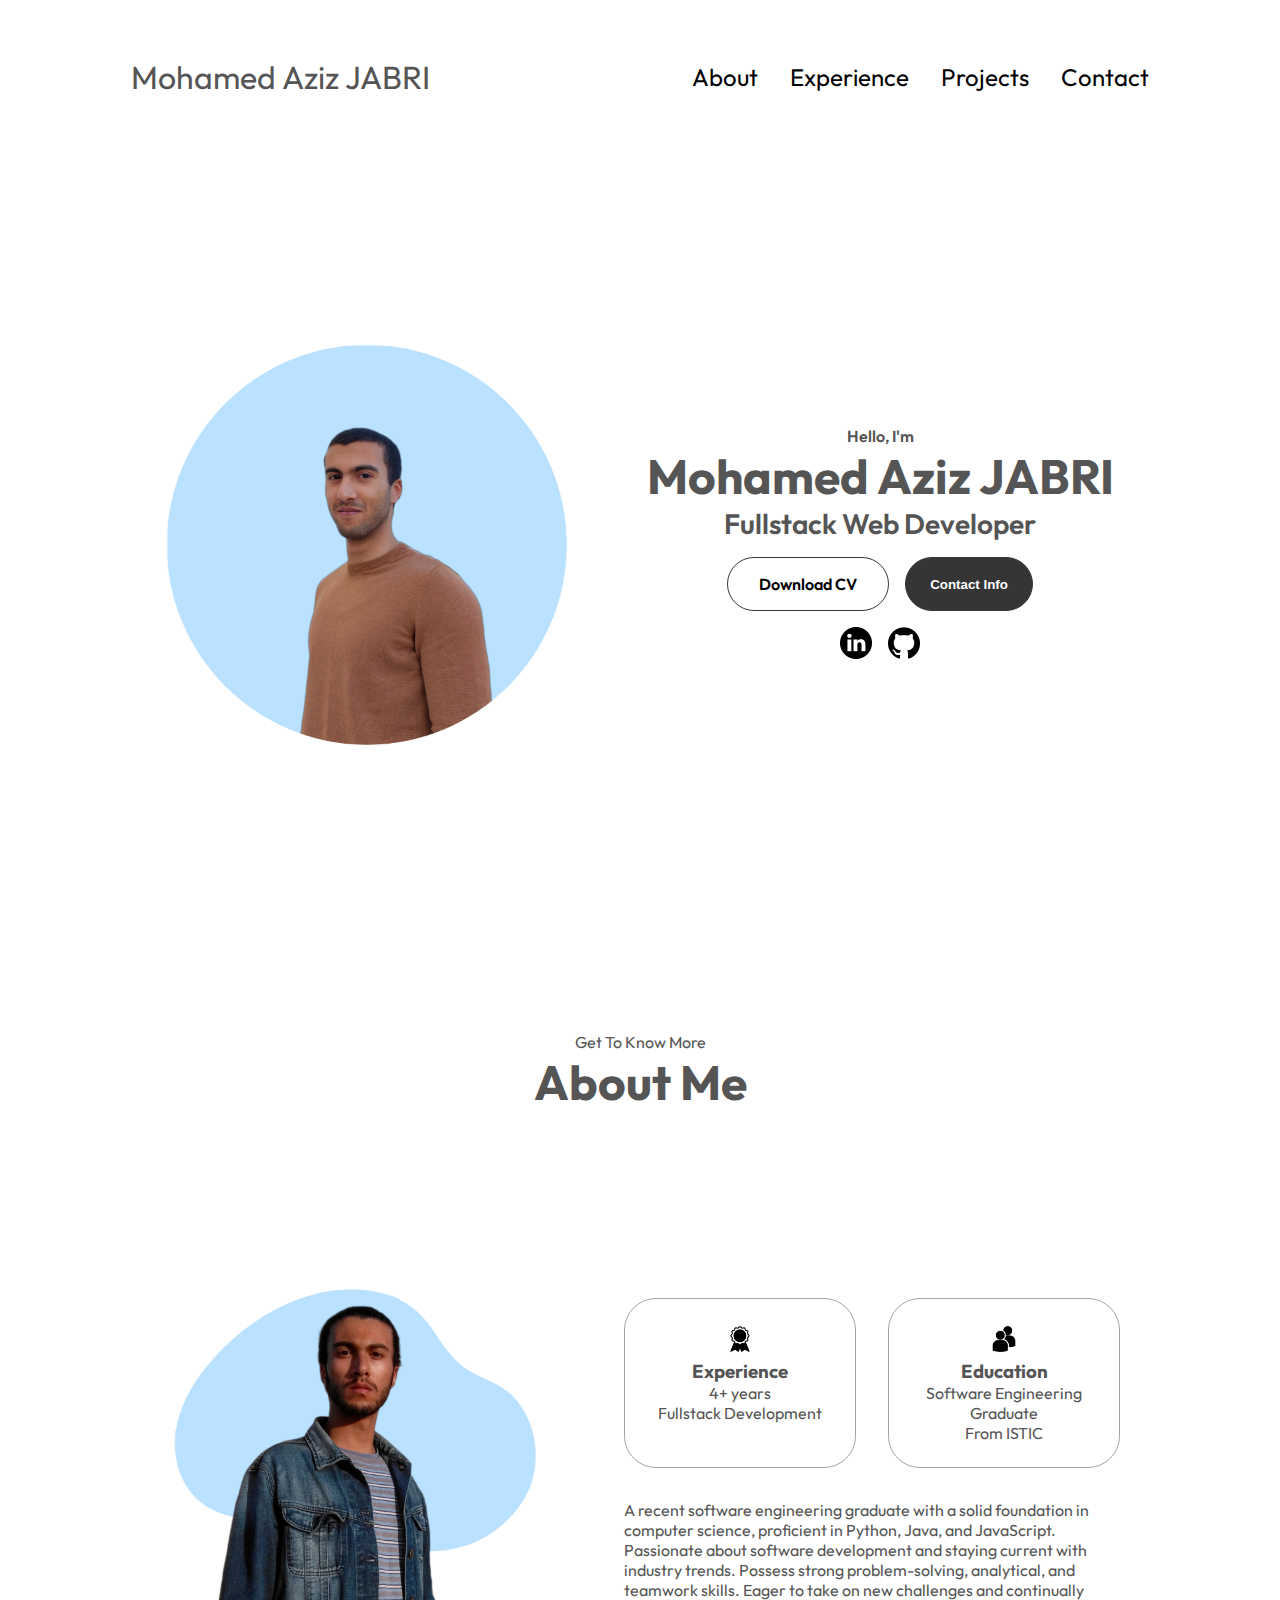
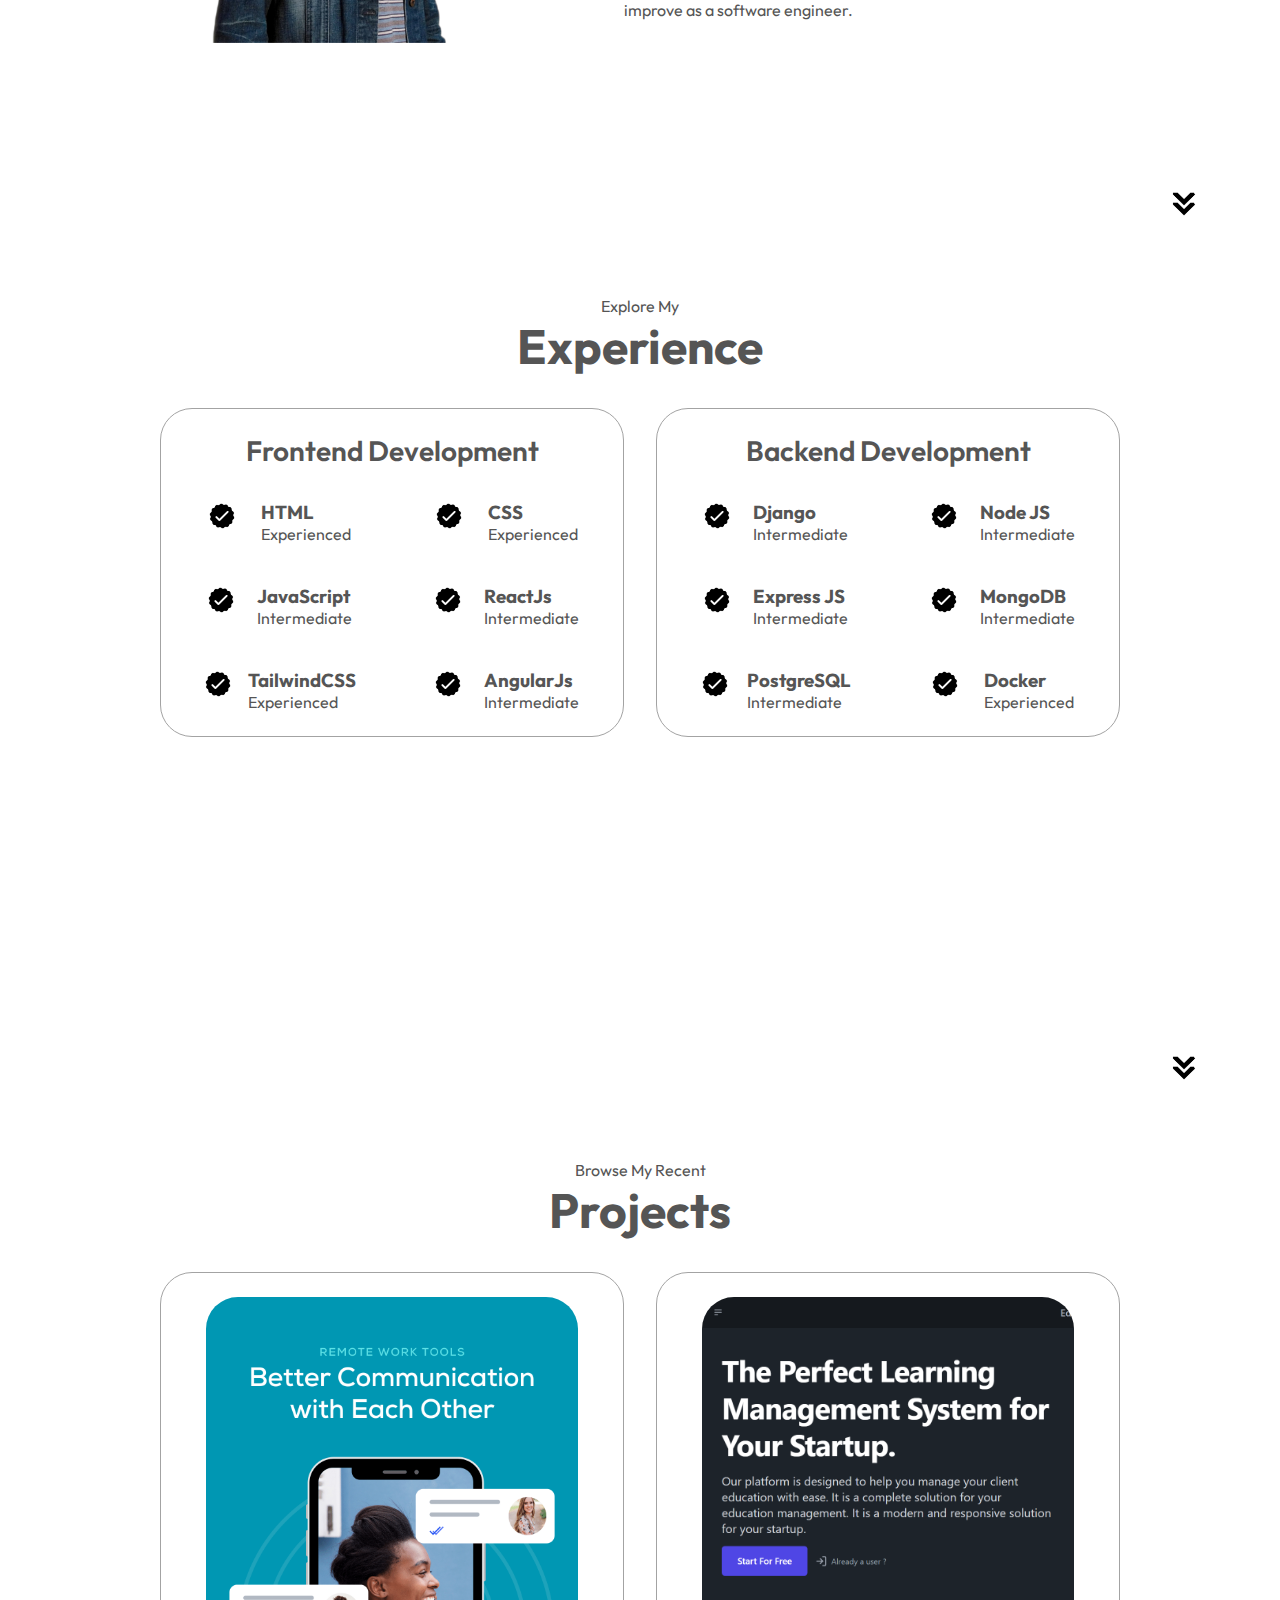
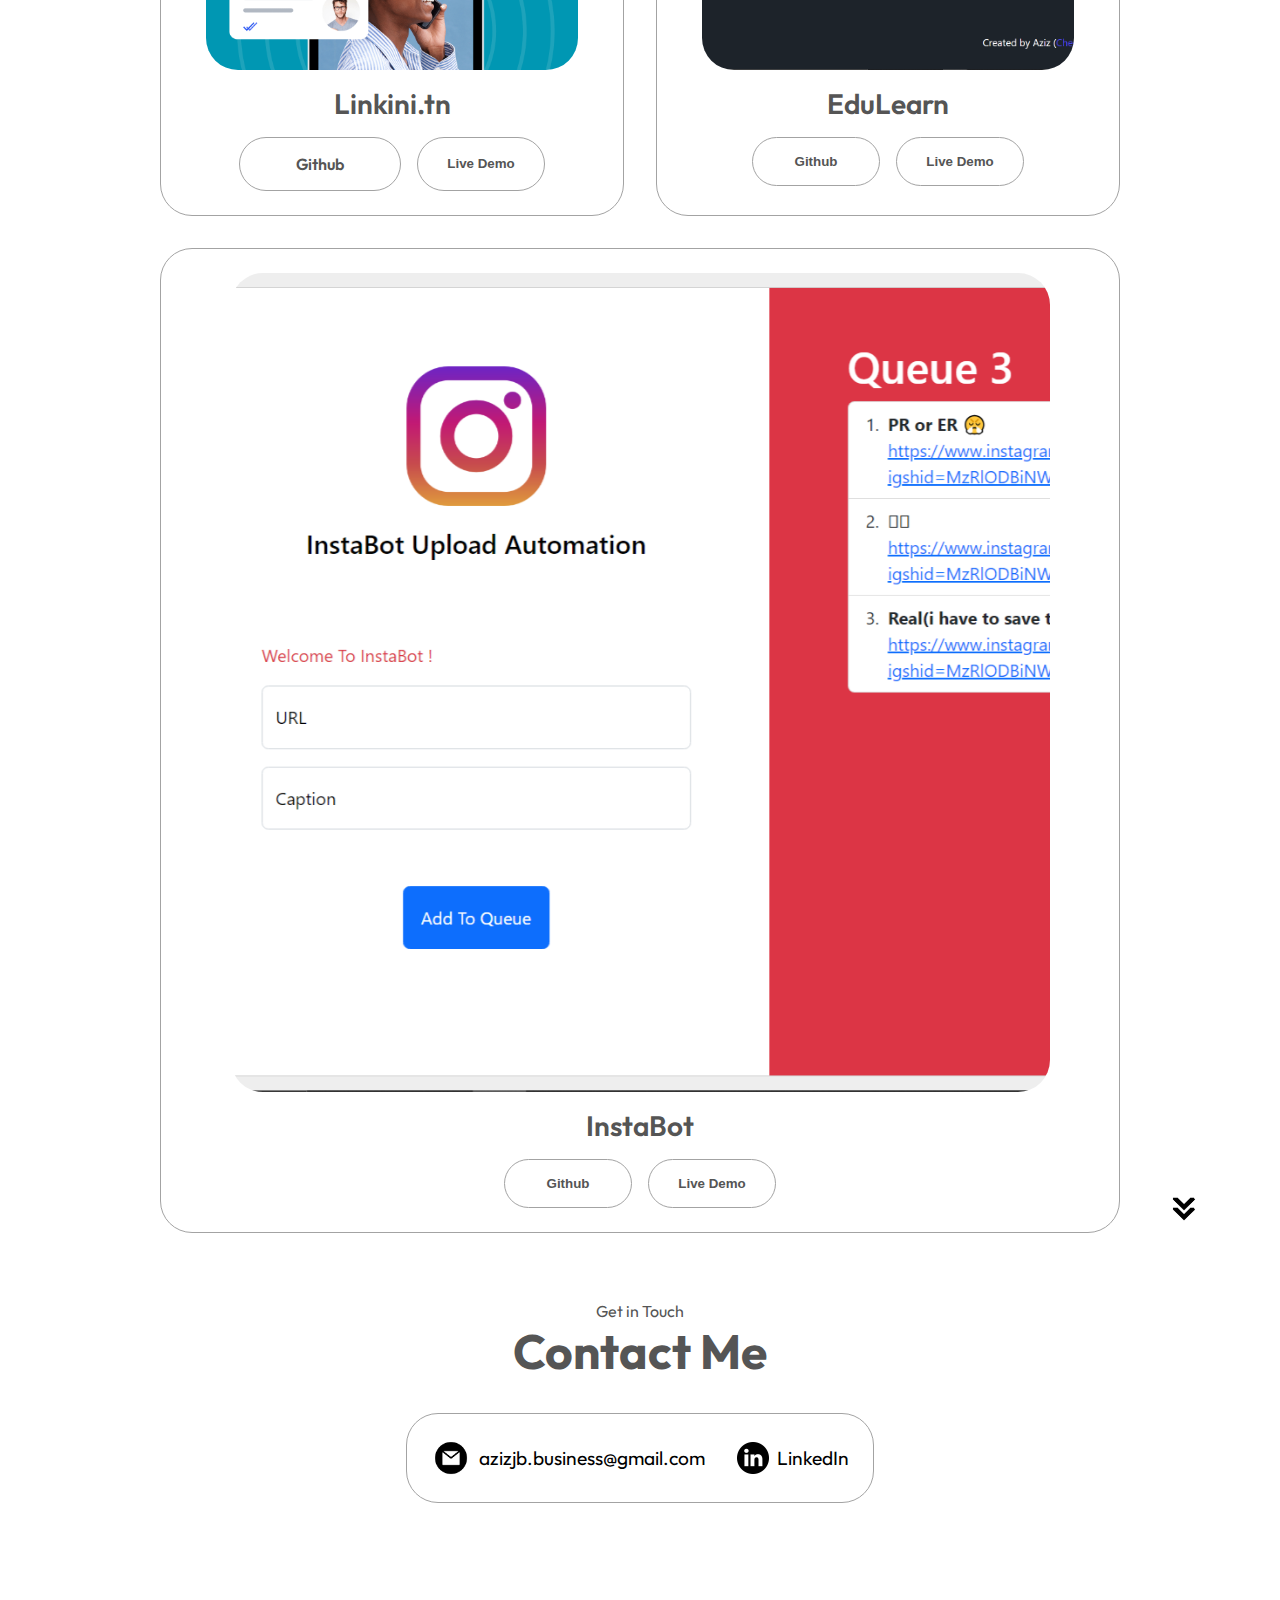
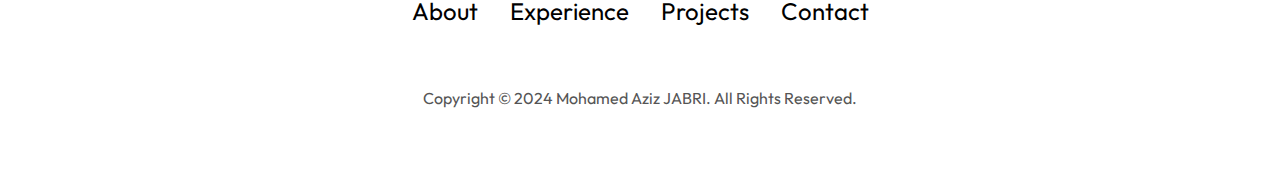
<file: index.html>
<!DOCTYPE html>
<html lang="en">
  <head>
    <script async src="https://www.googletagmanager.com/gtag/js?id=G-9646LT28K8"></script>
    <script>
      window.dataLayer = window.dataLayer || [];
      function gtag(){dataLayer.push(arguments);}
      gtag('js', new Date());

      gtag('config', 'G-9646LT28K8');
    </script>
    <meta charset="UTF-8" />
    <meta http-equiv="X-UA-Compatible" content="IE=edge" />
    <meta name="viewport" content="width=device-width, initial-scale=1.0" />
    <title>Aziz's Portfolio</title>
    <link rel="stylesheet" href="styles/style.css" />
    <link rel="stylesheet" href="styles/mediaqueries.css" />
    <link rel="shortcut icon" href="./assets/icon.ico" type="image/x-icon">
  </head>
  <body>
    <nav id="desktop-nav">
      <div class="logo">Mohamed Aziz JABRI</div>
      <div>
        <ul class="nav-links">
          <li><a href="#about">About</a></li>
          <li><a href="#experience">Experience</a></li>
          <li><a href="#projects">Projects</a></li>
          <li><a href="#contact">Contact</a></li>
          <!-- <li><div class="dark-mode-toggle" onclick="toggleDarkMode()">Dark Mode</div></li> -->
        </ul>
      </div>
    </nav>
    <nav id="hamburger-nav">
      <div class="logo">Mohamed Aziz JABRI</div>
      <div class="hamburger-menu">
        <div class="hamburger-icon" onclick="toggleMenu()">
          <span></span>
          <span></span>
          <span></span>
        </div>
        <div class="menu-links">
          <li><a href="#about" onclick="toggleMenu()">About</a></li>
          <li><a href="#experience" onclick="toggleMenu()">Experience</a></li>
          <li><a href="#projects" onclick="toggleMenu()">Projects</a></li>
          <li><a href="#contact" onclick="toggleMenu()">Contact</a></li>
        </div>
      </div>
    </nav>
    <section id="profile">
      <div class="section__pic-container">
        <img src="./assets/profile-pic.png" alt="Mohamed Aziz JABRI profile picture" />
      </div>
      <div class="section__text">
        <p class="section__text__p1">Hello, I'm</p>
        <h1 class="title">Mohamed Aziz JABRI</h1>
        <p class="section__text__p2">Fullstack Web Developer</p>
        <div class="btn-container">
          <a
            class="btn btn-color-2"
            href="./files/CV-Mohamed Aziz JABRI.pdf"
            download
          >
            Download CV
          </a>
          <button class="btn btn-color-1" onclick="location.href='./#contact'">
            Contact Info
          </button>
        </div>
        <div id="socials-container">
          <a href="https://www.linkedin.com/in/aziz-jabri/" target="_blank">
            <img
              src="./assets/linkedin.png"
              alt="My LinkedIn profile"
              class="icon"
            />
          </a>
          <a href="https://github.com/AzizJabri/">
            <img
              src="./assets/github.png"
              alt="My Github profile"
              class="icon"
            />
          </a>
          
        </div>
      </div>
    </section>
    <section id="about">
      <p class="section__text__p1">Get To Know More</p>
      <h1 class="title">About Me</h1>
      <div class="section-container">
        <div class="section__pic-container">
          <img
            src="./assets/about-pic.png"
            alt="Profile picture"
            class="about-pic"
          />
        </div>
        <div class="about-details-container">
          <div class="about-containers">
            <div class="details-container">
              <img
                src="./assets/experience.png"
                alt="Experience icon"
                class="icon"
              />
              <h3>Experience</h3>
              <p>4+ years <br />Fullstack Development</p>
            </div>
            <div class="details-container">
              <img
                src="./assets/education.png"
                alt="Education icon"
                class="icon"
              />
              <h3>Education</h3>
              <p>Software Engineering Graduate<br />From ISTIC</p>
            </div>
          </div>
          <div class="text-container">
            <p>
              A recent software engineering graduate with a solid foundation in computer science, proficient in Python, Java, and JavaScript. 
              Passionate about software development and staying current with industry trends. 
              Possess strong problem-solving, analytical, and teamwork skills. Eager to take on new challenges and continually improve as a software engineer.
            </p>
          </div>
        </div>
      </div>
      <img
        src="./assets/arrow.png"
        alt="Arrow icon"
        class="icon arrow"
        onclick="location.href='./#experience'"
      />
    </section>
    <section id="experience">
      <p class="section__text__p1">Explore My</p>
      <h1 class="title">Experience</h1>
      <div class="experience-details-container">
        <div class="about-containers">
          <div class="details-container">
            <h2 class="experience-sub-title">Frontend Development</h2>
            <div class="article-container">
              <article>
                <img
                  src="./assets/checkmark.png"
                  alt="Experience icon"
                  class="icon"
                />
                <div>
                  <h3>HTML</h3>
                  <p>Experienced</p>
                </div>
              </article>
              <article>
                <img
                  src="./assets/checkmark.png"
                  alt="Experience icon"
                  class="icon"
                />
                <div>
                  <h3>CSS</h3>
                  <p>Experienced</p>
                </div>
              </article>
              <article>
                <img
                  src="./assets/checkmark.png"
                  alt="Experience icon"
                  class="icon"
                />
                <div>
                  <h3>JavaScript</h3>
                  <p>Intermediate</p>
                </div>
              </article>
              <article>
                <img
                  src="./assets/checkmark.png"
                  alt="Experience icon"
                  class="icon"
                />
                <div>
                  <h3>ReactJs</h3>
                  <p>Intermediate</p>
                </div>
              </article>
              <article>
                <img
                  src="./assets/checkmark.png"
                  alt="Experience icon"
                  class="icon"
                />
                <div>
                  <h3>TailwindCSS</h3>
                  <p>Experienced</p>
                </div>
              </article>
              <article>
                <img
                  src="./assets/checkmark.png"
                  alt="Experience icon"
                  class="icon"
                />
                <div>
                  <h3>AngularJs</h3>
                  <p>Intermediate</p>
                </div>
              </article>
            </div>
          </div>
          <div class="details-container">
            <h2 class="experience-sub-title">Backend Development</h2>
            <div class="article-container">
              <article>
                <img
                  src="./assets/checkmark.png"
                  alt="Experience icon"
                  class="icon"
                />
                <div>
                  <h3>Django</h3>
                  <p>Intermediate</p>
                </div>
              </article>
              <article>
                <img
                  src="./assets/checkmark.png"
                  alt="Experience icon"
                  class="icon"
                />
                <div>
                  <h3>Node JS</h3>
                  <p>Intermediate</p>
                </div>
              </article>
              <article>
                <img
                  src="./assets/checkmark.png"
                  alt="Experience icon"
                  class="icon"
                />
                <div>
                  <h3>Express JS</h3>
                  <p>Intermediate</p>
                </div>
              </article>
              <article>
                <img
                  src="./assets/checkmark.png"
                  alt="Experience icon"
                  class="icon"
                />
                <div>
                  <h3>MongoDB</h3>
                  <p>Intermediate</p>
                </div>
              </article>
              <article>
                <img
                  src="./assets/checkmark.png"
                  alt="Experience icon"
                  class="icon"
                />
                <div>
                  <h3>PostgreSQL</h3>
                  <p>Intermediate</p>
                </div>
              </article>
              <article>
                <img
                  src="./assets/checkmark.png"
                  alt="Experience icon"
                  class="icon"
                />
                <div>
                  <h3>Docker</h3>
                  <p>Experienced</p>
                </div>
              </article>
            </div>
          </div>
        </div>
      </div>
      <img
        src="./assets/arrow.png"
        alt="Arrow icon"
        class="icon arrow"
        onclick="location.href='./#projects'"
      />
    </section>
    <section id="projects">
      <p class="section__text__p1">Browse My Recent</p>
      <h1 class="title">Projects</h1>
      <div class="experience-details-container">
        <div class="about-containers">
          <div class="details-container color-container">
            <div class="article-container">
              <img
                src="./assets/project-1.png"
                alt="Project 1"
                class="project-img"
              />
            </div>
            <h2 class="experience-sub-title project-title">Linkini.tn</h2>
            <div class="btn-container">
              <a
                class="btn btn-color-2 project-btn"
                href="https://github.com/AzizJabri/LinktreeClone"
                target="_blank"
              >
                Github
              </a>
              <button
                class="btn btn-color-2 project-btn"
                onclick="alert('Live demo is not available yet.')"
              >
                Live Demo
              </button>
            </div>
          </div>
          <div class="details-container color-container">
            <div class="article-container">
              <img
                src="./assets/project-2.png"
                alt="Project 2"
                class="project-img"
              />
            </div>
            <h2 class="experience-sub-title project-title">EduLearn</h2>
            <div class="btn-container">
              <button
                class="btn btn-color-2 project-btn"
                onclick="alert('EduLearn is currently not Open-Source.')"
              >
                Github
              </button>
              <button
                class="btn btn-color-2 project-btn"
                onclick="alert('Live demo is not available yet.')"
              >
                Live Demo
              </button>
            </div>
          </div>
          <div class="details-container color-container">
            <div class="article-container">
              <img
                src="./assets/project-3.png"
                alt="Project 3"
                class="project-img"
              />
            </div>
            <h2 class="experience-sub-title project-title">InstaBot</h2>
            <div class="btn-container">
              <button
                class="btn btn-color-2 project-btn"
                onclick="alert('InstaBot is currently not Open-Source.')"
              >
                Github
              </button>
              <button
                class="btn btn-color-2 project-btn"
                onclick="alert('Live demo is not available yet.')"
              >
                Live Demo
              </button>
            </div>
          </div>

        </div>
      </div>
      <img
        src="./assets/arrow.png"
        alt="Arrow icon"
        class="icon arrow"
        onclick="location.href='./#contact'"
      />
    </section>
    <section id="contact">
      <p class="section__text__p1">Get in Touch</p>
      <h1 class="title">Contact Me</h1>
      <div class="contact-info-upper-container">
        <div class="contact-info-container">
          <img
            src="./assets/email.png"
            alt="Email icon"
            class="icon contact-icon email-icon"
          />
          <p><a href="mailto:azizjb.business@gmail.com">azizjb.business@gmail.com</a></p>
        </div>
        <div class="contact-info-container">
          <img
            src="./assets/linkedin.png"
            alt="LinkedIn icon"
            class="icon contact-icon"
          />
          <p><a href="https://www.linkedin.com/in/aziz-jabri/" target="_blank">LinkedIn</a></p>
        </div>
      </div>
    </section>
    <footer>
      <nav>
        <div class="nav-links-container">
          <ul class="nav-links">
            <li><a href="#about">About</a></li>
            <li><a href="#experience">Experience</a></li>
            <li><a href="#projects">Projects</a></li>
            <li><a href="#contact">Contact</a></li>
          </ul>
        </div>
      </nav>
      <p>Copyright &#169; 2024 Mohamed Aziz JABRI. All Rights Reserved.</p>
    </footer>
    <script src="js/script.js"></script>
  </body>
</html>
</file>
<file: styles/style.css>
@import url("https://fonts.googleapis.com/css2?family=Outfit:wght@300;400;500;600&display=swap");
/* GENERAL */
:root {
  /* Colors */
  --text-color: rgb(85, 85, 85);
  --link-color: black;
  --link-hover-color: grey;
  --link-hover-underline-color: rgb(181, 181, 181);
  --background-color: white;
  --border-color: rgb(163, 163, 163);
  --button-border-color: rgb(53, 53, 53);
  --button-background-color: rgb(53, 53, 53);
  --button-text-color: white;
}

body {
  font-family: "Outfit", sans-serif;
  background-color: var(--background-color);
  color: var(--text-color);
}


* {
  margin: 0;
  padding: 0;
}

html {
  scroll-behavior: smooth;
}

p {
  color: rgb(85, 85, 85);
}

/* TRANSITION */

a,
.btn {
  transition: all 300ms ease;
}

/* DESKTOP NAV */

nav,
.nav-links {
  display: flex;
}

nav {
  justify-content: space-around;
  align-items: center;
  height: 17vh;
}

.nav-links {
  gap: 2rem;
  list-style: none;
  font-size: 1.5rem;
}

a {
  color: var(--link-color);
  text-decoration: none;
  text-decoration-color: var(--link-hover-underline-color);
}

a:hover {
  color: grey;
  text-decoration: underline;
  text-underline-offset: 1rem;
  text-decoration-color: var(--link-hover-underline-color);
}

.logo {
  font-size: 2rem;
}

.logo:hover {
  cursor: default;
}

/* HAMBURGER MENU */

#hamburger-nav {
  display: none;
}

.hamburger-menu {
  position: relative;
  display: inline-block;
}

.hamburger-icon {
  display: flex;
  flex-direction: column;
  justify-content: space-between;
  height: 24px;
  width: 30px;
  cursor: pointer;
}

.hamburger-icon span {
  width: 100%;
  height: 2px;
  background-color: black;
  transition: all 0.3 ease-in-out;
}

.menu-links {
  position: absolute;
  top: 100%;
  right: 0;
  background-color: white;
  width: fit-content;
  max-height: 0;
  overflow: hidden;
  transition: all 0.3 ease-in-out;
}

.menu-links a {
  display: block;
  padding: 10px;
  text-align: center;
  font-size: 1.5rem;
  color: black;
  text-decoration: none;
  transition: all 0.3 ease-in-out;
}

.menu-links li {
  list-style: none;
}

.menu-links.open {
  max-height: 300px;
}

.hamburger-icon.open span:first-child {
  transform: rotate(45deg) translate(10px, 5px);
}

.hamburger-icon.open span:nth-child(2) {
  opacity: 0;
}

.hamburger-icon.open span:last-child {
  transform: rotate(-45deg) translate(10px, -5px);
}

.hamburger-icon span:first-child {
  transform: none;
}

.hamburger-icon span:first-child {
  opacity: 1;
}

.hamburger-icon span:first-child {
  transform: none;
}

/* SECTIONS */

section {
  padding-top: 4vh;
  height: 96vh;
  margin: 0 10rem;
  box-sizing: border-box;
  min-height: fit-content;
}

.section-container {
  display: flex;
}

/* PROFILE SECTION */

#profile {
  display: flex;
  justify-content: center;
  gap: 5rem;
  height: 80vh;
}

.section__pic-container {
  display: flex;
  height: 400px;
  width: 400px;
  margin: auto 0;
}

.section__text {
  align-self: center;
  text-align: center;
}

.section__text p {
  font-weight: 600;
}

.section__text__p1 {
  text-align: center;
}

.section__text__p2 {
  font-size: 1.75rem;
  margin-bottom: 1rem;
}

.title {
  font-size: 3rem;
  text-align: center;
}

#socials-container {
  display: flex;
  justify-content: center;
  margin-top: 1rem;
  gap: 1rem;
}

/* ICONS */

.icon {
  cursor: pointer;
  height: 2rem;
}

/* BUTTONS */

.btn-container {
  display: flex;
  justify-content: center;
  gap: 1rem;
}

.btn {
  font-weight: 600;
  transition: all 300ms ease;
  padding: 1rem;
  width: 8rem;
  border-radius: 2rem;
}

.btn-color-1,
.btn-color-2 {
  border: rgb(53, 53, 53) 0.1rem solid;
}

.btn-color-1:hover,
.btn-color-2:hover {
  cursor: pointer;
}

.btn-color-1,
.btn-color-2:hover {
  background: rgb(53, 53, 53);
  color: var(--background-color);
}

.btn-color-1:hover {
  background: var(--background-color);
  color: black;
}

.btn-color-2 {
  background: var(--background-color);
}

.btn-color-2:hover {
  border: rgb(255, 255, 255) 0.1rem solid;
}

.btn-container {
  gap: 1rem;
}

/* ABOUT SECTION */

#about {
  position: relative;
}

.about-containers {
  gap: 2rem;
  margin-bottom: 2rem;
  margin-top: 2rem;
}

.about-details-container {
  justify-content: center;
  flex-direction: column;
}

.about-containers,
.about-details-container {
  display: flex;
}

.about-pic {
  border-radius: 2rem;
  transform: scaleX(-1);
  -webkit-transform: scaleX(-1);
}

.arrow {
  position: absolute;
  right: -5rem;
  bottom: 2.5rem;
}

.details-container {
  padding: 1.5rem;
  flex: 1;
  background: white;
  border-radius: 2rem;
  border: rgb(53, 53, 53) 0.1rem solid;
  border-color: rgb(163, 163, 163);
  text-align: center;
}

.section-container {
  gap: 4rem;
  height: 80%;
}

.section__pic-container {
  height: 400px;
  width: 400px;
  margin: auto 0;
}

/* EXPERIENCE SECTION */

#experience {
  position: relative;
}

.experience-sub-title {
  color: var(--text-color);
  font-weight: 600;
  font-size: 1.75rem;
  margin-bottom: 2rem;
}

.experience-details-container {
  display: flex;
  justify-content: center;
  flex-direction: column;
}

.article-container {
  display: flex;
  text-align: initial;
  flex-wrap: wrap;
  flex-direction: row;
  gap: 2.5rem;
  justify-content: space-around;
}

article {
  display: flex;
  width: 10rem;
  justify-content: space-around;
  gap: 0.5rem;
}

article .icon {
  cursor: default;
}

/* PROJECTS SECTION */

#projects {
  position: relative;
}

.color-container {
  border-color: var(--border-color);
  background: var(--background-color)
}

.project-img {
  border-radius: 2rem;
  width: 90%;
  height: 90%;
}

.project-title {
  margin: 1rem;
  color: var(--text-color);
}

.project-btn {
  color: var(--text-color);
  border-color: var(--border-color);
}

/* CONTACT */

#contact {
  display: flex;
  justify-content: center;
  flex-direction: column;
  height: 70vh;
}

.contact-info-upper-container {
  display: flex;
  justify-content: center;
  border-radius: 2rem;
  border: rgb(53, 53, 53) 0.1rem solid;
  border-color: rgb(163, 163, 163);
  background: (250, 250, 250);
  margin: 2rem auto;
  padding: 0.5rem;
}

.contact-info-container {
  display: flex;
  align-items: center;
  justify-content: center;
  gap: 0.5rem;
  margin: 1rem;
}

.contact-info-container p {
  font-size: larger;
}

.contact-icon {
  cursor: default;
  /*set the icon color*/
  color: var(--text-color);
}

.email-icon {
  height: 2.5rem;
}

/* FOOTER SECTION */

footer {
  height: 26vh;
  margin: 0 1rem;
}

footer p {
  text-align: center;
}

/* Add this at the end of your CSS file */
.dark-mode {
  --text-color: white;
  --link-color: white;
  --link-hover-color: lightgrey;
  --link-hover-underline-color: darkgrey;
  --background-color: black;
  --border-color: darkgrey;
  --button-border-color: white;
  --button-background-color: white;
  --button-text-color: black;
}

/* ... (rest of your CSS) */
</file>
<file: styles/mediaqueries.css>
@media screen and (max-width: 1400px) {
  #profile {
    height: 83vh;
    margin-bottom: 6rem;
  }
  .about-containers {
    flex-wrap: wrap;
  }
  #contact,
  #projects {
    height: fit-content;
  }
}

@media screen and (max-width: 1200px) {
  #desktop-nav {
    display: none;
  }
  #hamburger-nav {
    display: flex;
  }
  #experience,
  .experience-details-container {
    margin-top: 2rem;
  }
  #profile,
  .section-container {
    display: block;
  }
  .arrow {
    display: none;
  }
  section,
  .section-container {
    height: fit-content;
  }
  section {
    margin: 0 5%;
  }
  .section__pic-container {
    width: 275px;
    height: 275px;
    margin: 0 auto 2rem;
  }
  .about-containers {
    margin-top: 0;
  }
}

@media screen and (max-width: 600px) {
  #contact,
  footer {
    height: 40vh;
  }
  #profile {
    height: 83vh;
    margin-bottom: 0;
  }
  article {
    font-size: 1rem;
  }
  footer nav {
    height: fit-content;
    margin-bottom: 2rem;
  }
  .about-containers,
  .contact-info-upper-container,
  .btn-container {
    flex-wrap: wrap;
  }
  .contact-info-container {
    margin: 0;
  }
  .contact-info-container p,
  .nav-links li a {
    font-size: 1rem;
  }
  .experience-sub-title {
    font-size: 1.25rem;
  }
  .logo {
    font-size: 1.5rem;
  }
  .nav-links {
    flex-direction: column;
    gap: 0.5rem;
    text-align: center;
  }
  .section__pic-container {
    width: auto;
    height: 46vw;
    justify-content: center;
  }
  .section__text__p2 {
    font-size: 1.25rem;
  }
  .title {
    font-size: 2rem;
  }
  .text-container {
    text-align: justify;
  }
}
</file>
